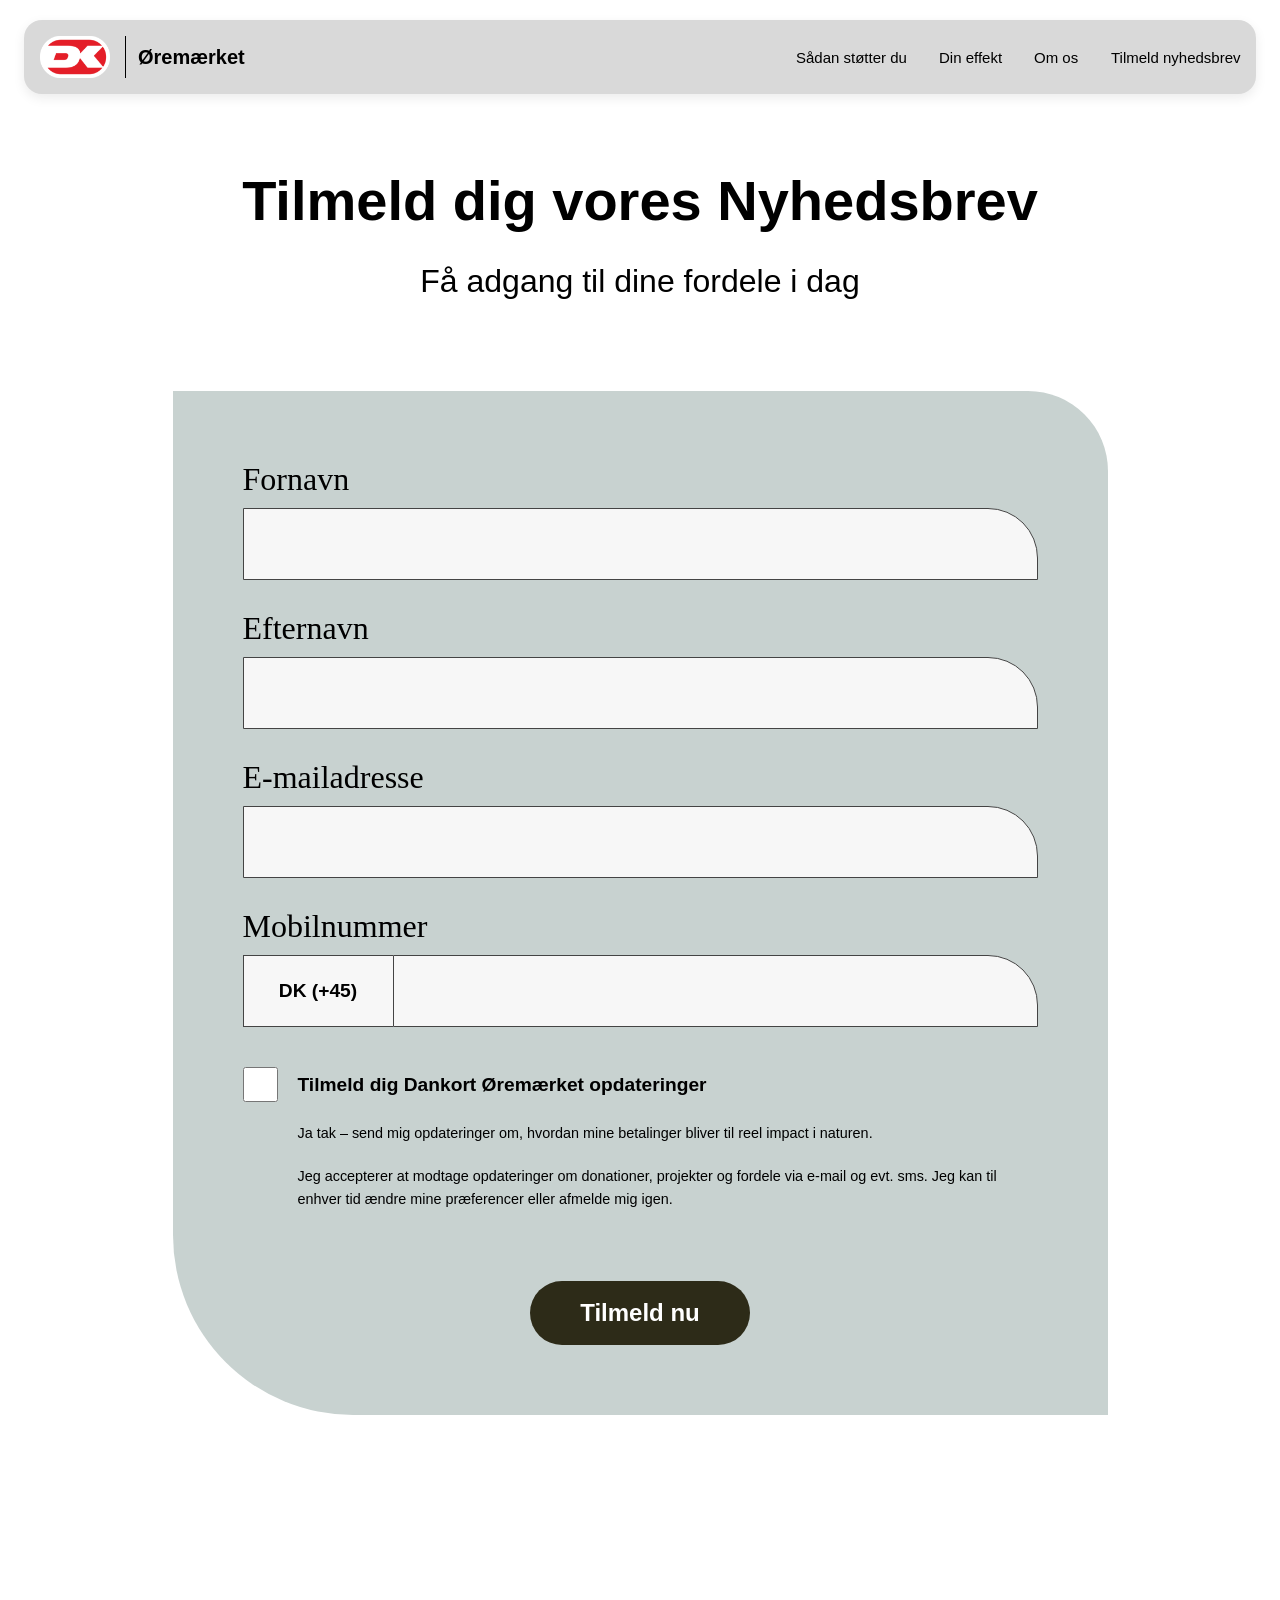
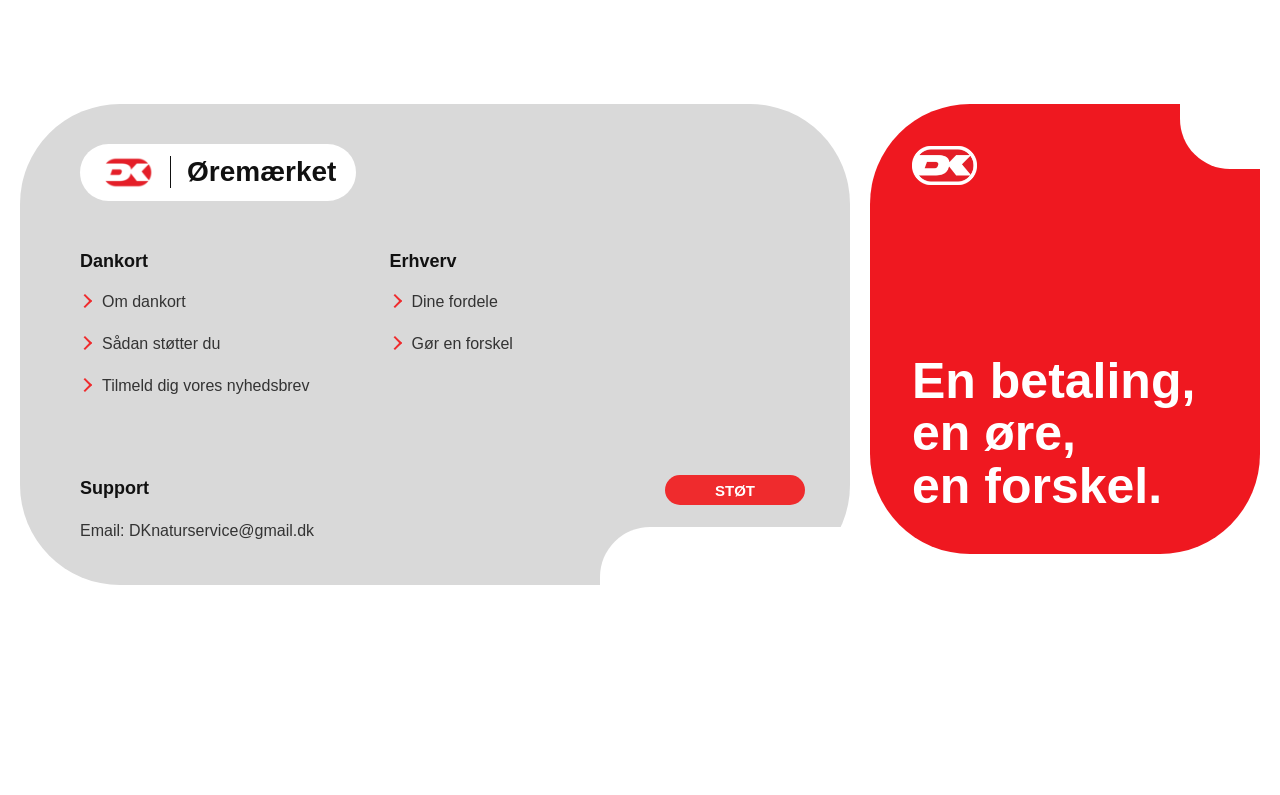
<file: forms.html>
<html lang="da">
  <head>
    <meta charset="UTF-8" />
    <meta name="viewport" content="width=device-width, initial-scale=1.0" />

    <link rel="stylesheet" href="css/general.css" />
    <link rel="stylesheet" href="css/layout.css" />
    <link rel="stylesheet" href="css/forms.css" />
    <link rel="stylesheet" href="css/omos.css" />

    <script src="js/forms.js" defer></script>
    <link rel="icon" type="image/png" sizes="16x16" href="img/favicon-16x16.png" />
    <title>Nyhedsbrev</title>
  </head>

  <body>
    <header class="top-header">
      <div class="header-inner1">
        <a href="index.html" class="logo">
          <img src="img/DK_Logo_CMYK2.svg" alt="Øremærket Logo" />
          <span>Øremærket</span>
        </a>

        <nav class="nav" id="navMenu">
          <a class="stoet" href="stoet.html">Sådan støtter du</a>
          <a class="effekt" href="effekt.html">Din effekt</a>
          <a class="omos" href="omos.html">Om os</a>
          <a class="nyhedsbrev" href="forms.html">Tilmeld nyhedsbrev</a>
        </nav>

        <button class="burger" id="burgerBtn">
          <span></span>
          <span></span>
          <span></span>
        </button>
      </div>
    </header>

    <main>
      <section class="newsletter_hero_mathilde">
        <h1 class="newsletter_title_mathilde">Tilmeld dig vores Nyhedsbrev</h1>

        <p class="newsletter_text_mathilde">Få adgang til dine fordele i dag</p>
      </section>

      <section class="tilmelding_mathilde">
        <form class="form_mathilde">
          <label class="label_mathilde">
            Fornavn
            <input class="input_mathilde" type="text" />
          </label>

          <label class="label_mathilde">
            Efternavn
            <input class="input_mathilde" type="text" />
          </label>

          <label class="label_mathilde">
            E-mailadresse
            <input class="input_mathilde" type="email" />
          </label>

          <label class="label_mathilde">
            Mobilnummer

            <div class="phone_field_mathilde">
              <span class="country_code_mathilde">DK (+45)</span>

              <input class="input_mathilde phone_input_mathilde" type="tel" />
            </div>
          </label>

          <label class="checkbox_mathilde">
            <input class="checkbox_input_mathilde" type="checkbox" />

            <strong class="checkbox_title_mathilde"> Tilmeld dig Dankort Øremærket opdateringer </strong>
          </label>

          <p class="small_text_mathilde">Ja tak – send mig opdateringer om, hvordan mine betalinger bliver til reel impact i naturen.</p>

          <p class="small_text_mathilde">Jeg accepterer at modtage opdateringer om donationer, projekter og fordele via e-mail og evt. sms. Jeg kan til enhver tid ændre mine præferencer eller afmelde mig igen.</p>

          <button class="submit_btn_mathilde" type="submit">Tilmeld nu</button>
        </form>
      </section>
    </main>

    <footer class="footer">
      <div class="footer-container">
        <div class="footer-left">
          <div class="footer-logo-box">
            <img src="img/DK_Logo_CMYK2.svg" alt="logo" class="logo-icon" />

            <span class="logo-text">Øremærket</span>
          </div>

          <div class="footer-columns">
            <div class="footer-column">
              <h4>Dankort</h4>

              <a href="omos.html">
                <span class="arrow"></span>
                Om dankort
              </a>

              <a href="stoet.html">
                <span class="arrow"></span>
                Sådan støtter du
              </a>

              <a href="forms.html">
                <span class="arrow"></span>
                Tilmeld dig vores nyhedsbrev
              </a>
            </div>

            <div class="footer-column">
              <h4>Erhverv</h4>

              <a href="omos.html">
                <span class="arrow"></span>
                Dine fordele
              </a>

              <a href="stoet.html">
                <span class="arrow"></span>
                Gør en forskel
              </a>
            </div>

            <div class="footer-column">
              <h4>Support</h4>
              <p>Email: DKnaturservice@gmail.dk</p>
            </div>
          </div>

          <button class="support-btn">STØT</button>
        </div>

        <div class="footer-right">
          <img src="img/DK_Logo_CMYK2.svg" alt="logo" class="right-logo" />

          <h2>
            En betaling, en øre, <br />
            en forskel.
          </h2>
        </div>
      </div>
    </footer>
  </body>
</html>
</file>
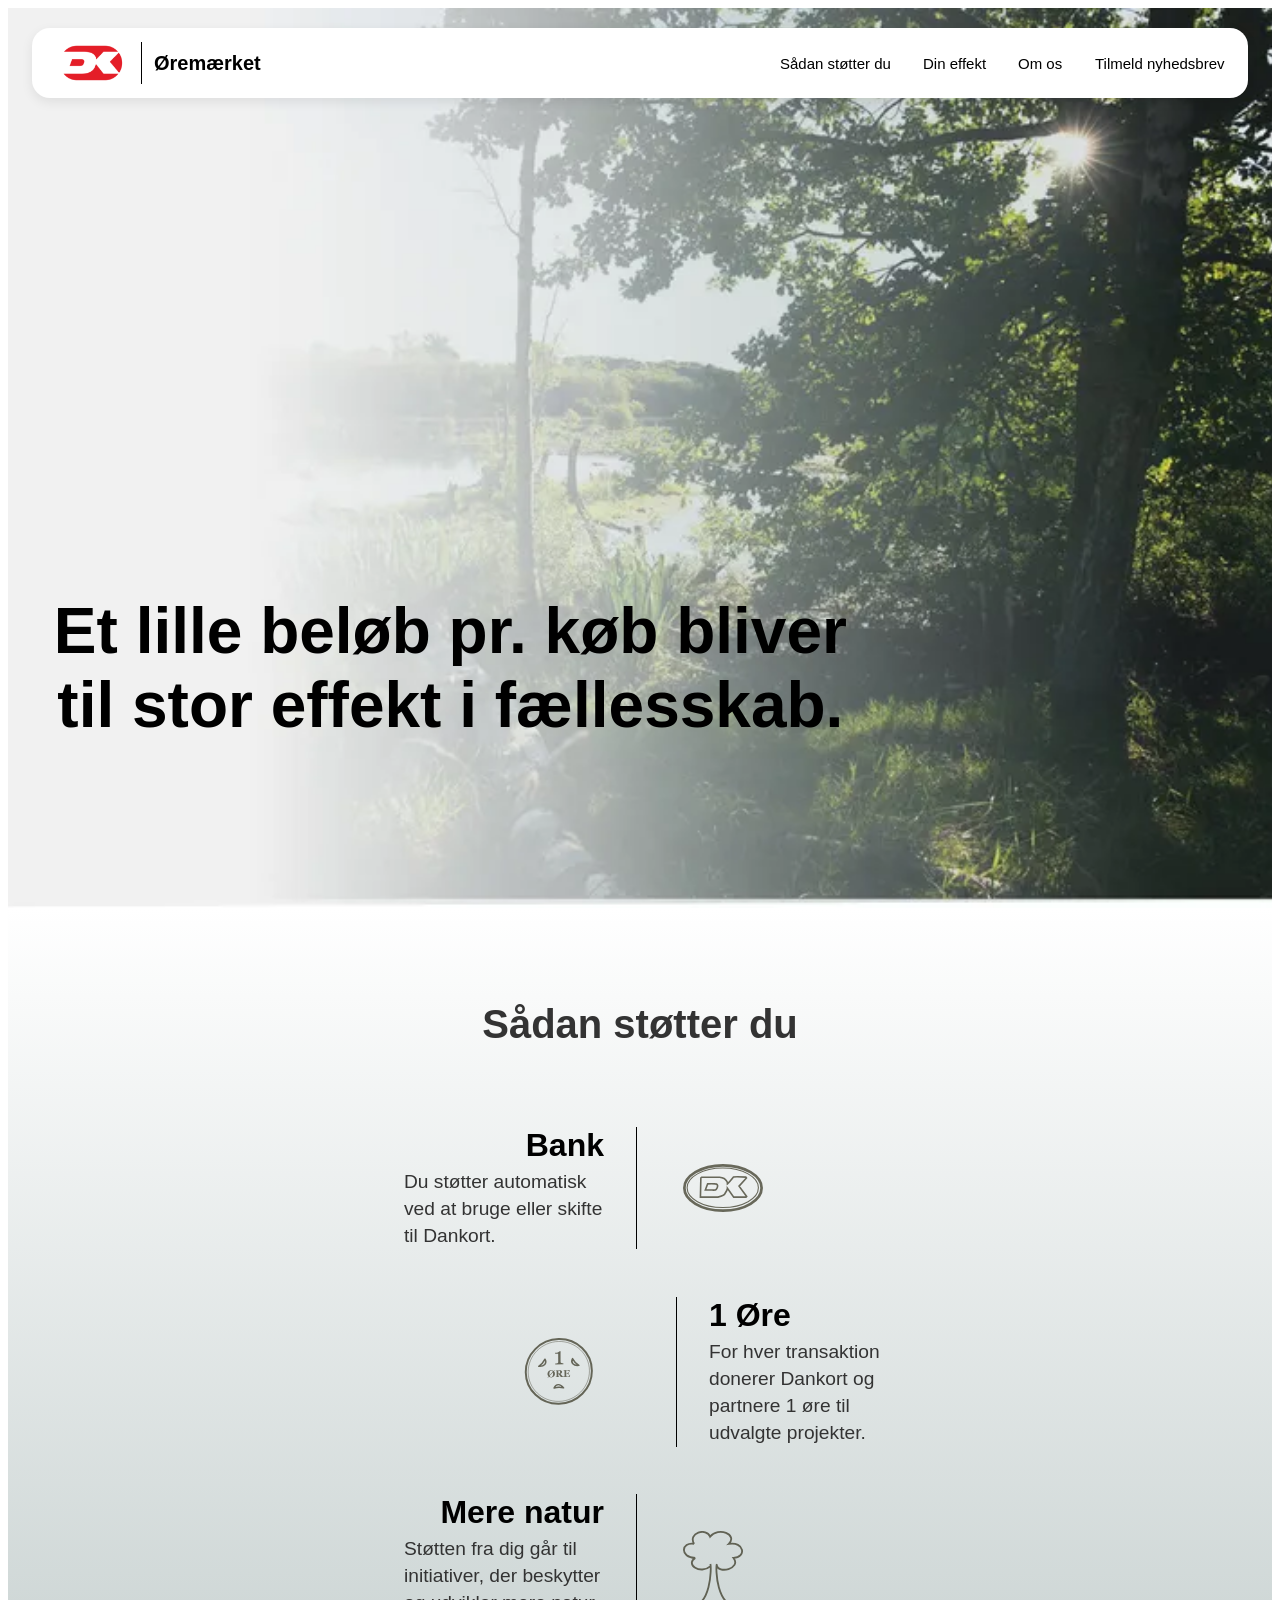
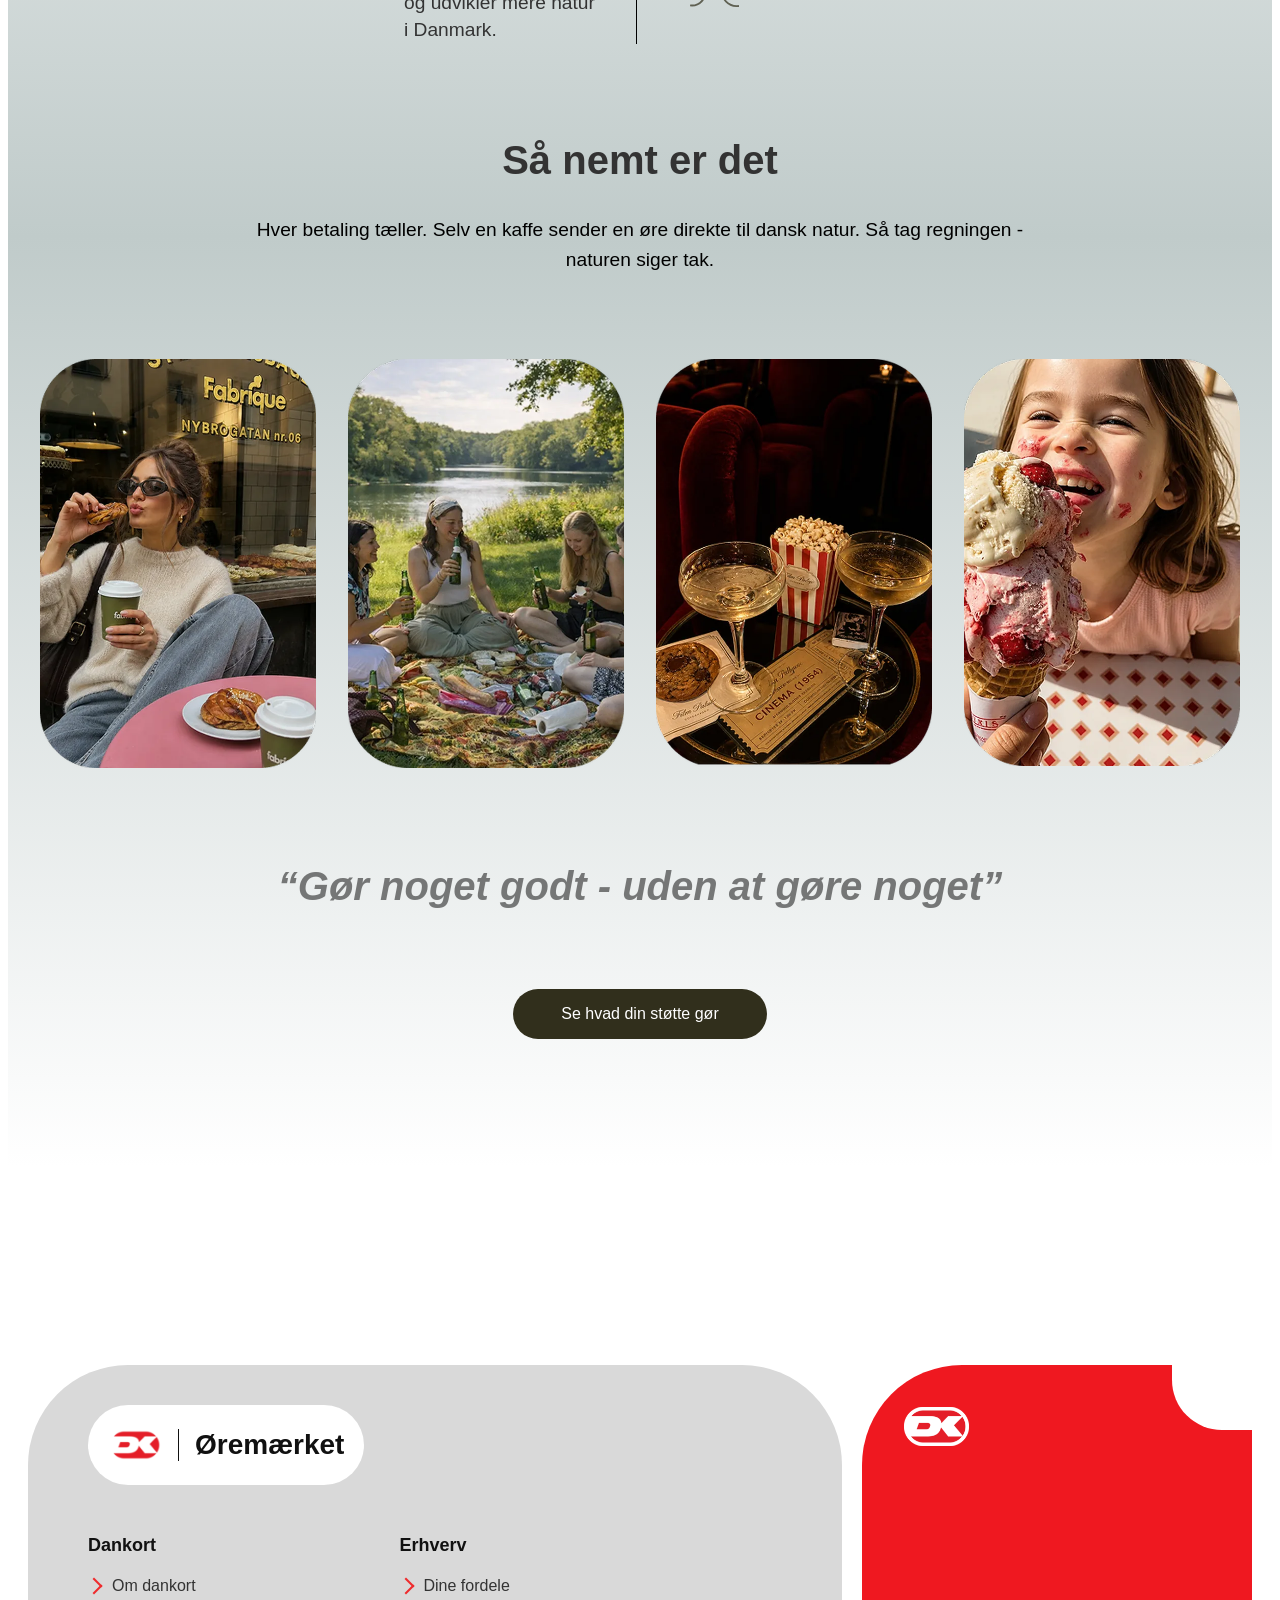
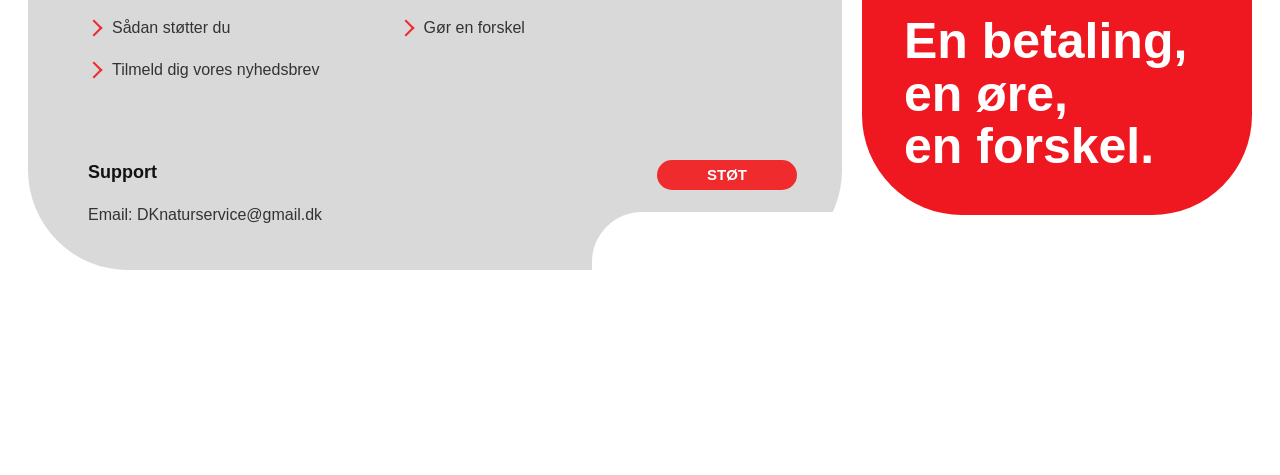
<file: stoet.html>
<!doctype html>
<html lang="da">
  <head>
    <meta charset="UTF-8" />
    <meta name="viewport" content="width=device-width, initial-scale=1.0" />
    <link rel="stylesheet" href="css/layout.css" />
    <link rel="stylesheet" href="css/general.css" />
    <link rel="stylesheet" href="css/stoet.css" />
    <script src="js/stoet.js" defer></script>
    <link rel="icon" type="image/png" sizes="16x16" href="img/favicon-16x16.png" />

    <title>Sådan støtter du</title>
  </head>
  <body>
    <section class="hero">
      <header class="top-header">
        <div class="header-inner">
          <a href="/" class="logo">
            <img src="img/DK_Logo_CMYK2.svg" alt="Øremærket Logo" />
            <span>Øremærket</span>
          </a>

          <button class="burger" id="burgerBtn">
            <span></span>
            <span></span>
            <span></span>
          </button>

          <nav class="nav" id="navMenu">
            <a class="stoet" href="stoet.html">Sådan støtter du</a>
            <a class="effekt" href="effekt.html">Din effekt</a>
            <a class="omos" href="omos.html">Om os</a>
            <a class="nyhedsbrev" href="forms.html">Tilmeld nyhedsbrev</a>
          </nav>
        </div>
      </header>

      <img src="img/Group13.webp" alt="" class="hero-image" />
      <div class="hero-content">
        <h1 class="h1-cecilie">Et lille beløb pr. køb bliver til stor effekt i fællesskab.</h1>
      </div>
    </section>

    <section class="ikoner">
      <h2>Sådan støtter du</h2>

      <div class="gruppe">
        <div class="ikon venstre">
          <div class="ikon-tekst">
            <h3>Bank</h3>
            <p>Du støtter automatisk ved at bruge eller skifte til Dankort.</p>
          </div>

          <img src="img/Group7.svg" alt="Dankort ikon" class="ikon-image" />
        </div>
        <div class="ikon højre">
          <img src="img/Group8.svg" alt="1 øre ikon" class="ikon-image1" />
          <div class="streg"></div>
          <div class="ikon-tekst2">
            <h3>1 Øre</h3>
            <p>For hver transaktion donerer Dankort og partnere 1 øre til udvalgte projekter.</p>
          </div>
        </div>

        <div class="ikon venstre">
          <div class="ikon-tekst">
            <h3>Mere natur</h3>
            <p>Støtten fra dig går til initiativer, der beskytter og udvikler mere natur i Danmark.</p>
          </div>

          <img src="img/Vector50.svg" alt="Natur ikon" class="ikon-image2" />
        </div>
      </div>

      <section class="billedetekst">
        <h2>Så nemt er det</h2>
        <p>Hver betaling tæller. Selv en kaffe sender en øre direkte til dansk natur. Så tag regningen - naturen siger tak.</p>
      </section>

      <section class="billedegrid">
        <div class="billede-box">
          <img src="img/chatbillede1.webp" alt="Billede 1" class="billede1" />
          <div class="overlay">
            <p>Køb en kaffe, støt naturen sammen.</p>
          </div>
        </div>
        <div class="billede-box">
          <img src="img/chatbillede2.webp" alt="Billede 2" class="billede2" />
          <div class="overlay">
            <p>En øl til dig, en øre til naturen.</p>
          </div>
        </div>

        <div class="billede-box">
          <img src="img/chatbillede6.webp" alt="Billede 4" class="billede4" />
          <div class="overlay">
            <p>Tag din date i biografen og støt naturen samtidig.</p>
          </div>
        </div>
        <div class="billede-box">
          <img src="img/chatbillede5.webp" alt="Billede 3" class="billede3" />
          <div class="overlay">
            <p>Forkæl din niece med en is - naturen får også en lille bid.</p>
          </div>
        </div>
      </section>

      <section class="billedetekst">
        <h1 class="citatcecilie">“Gør noget godt - uden at gøre noget”</h1>

        <a href="effekt.html" class="knap"> Se hvad din støtte gør </a>
      </section>
    </section>

    <footer class="footer">
      <div class="footer-container">
        <div class="footer-left">
          <div class="footer-logo-box">
            <img src="img/DK_Logo_CMYK2.svg" alt="logo" class="logo-icon" />

            <span class="logo-text">Øremærket</span>
          </div>

          <div class="footer-columns">
            <div class="footer-column">
              <h4>Dankort</h4>

              <a href="omos.html">
                <span class="arrow"></span>
                Om dankort
              </a>

              <a href="stoet.html">
                <span class="arrow"></span>
                Sådan støtter du
              </a>

              <a href="forms.html">
                <span class="arrow"></span>
                Tilmeld dig vores nyhedsbrev
              </a>
            </div>

            <div class="footer-column">
              <h4>Erhverv</h4>

              <a href="omos.html">
                <span class="arrow"></span>
                Dine fordele
              </a>

              <a href="stoet.html">
                <span class="arrow"></span>
                Gør en forskel
              </a>
            </div>

            <div class="footer-column">
              <h4>Support</h4>
              <p>Email: DKnaturservice@gmail.dk</p>
            </div>
          </div>

          <button class="support-btn">STØT</button>
        </div>

        <div class="footer-right">
          <img src="img/DK_Logo_CMYK2.svg" alt="logo" class="right-logo" />

          <h2>
            En betaling, en øre, <br />
            en forskel.
          </h2>
        </div>
      </div>
    </footer>
  </body>
</html>
</file>
<file: css/general.css>
footer {
  width: 100%;
  display: flex;
  justify-content: center;
  padding: 20px;
  box-sizing: border-box;
}

.footer-container {
  width: 100%;
  max-width: 1400px;
  display: flex;
  flex-direction: column;
  gap: 20px;
}

.footer-left {
  flex: 1;
  background: #d9d9d9;
  border-radius: 40px;
  padding: 30px 24px;
  position: relative;
  box-sizing: border-box;
}
.footer-columns {
  display: flex;
  flex-wrap: wrap;
}

.footer-left::after {
  content: "";
  position: absolute;
  right: 0;
  bottom: -40px;
  width: 250px;
  height: 90px;
  background: #ffffff;
  border-top-left-radius: 40px;
}

.footer-logo-box {
  width: fit-content;
  min-height: 56px;
  background: #fff;
  border-radius: 999px;
  display: flex;
  align-items: center;
  gap: 16px;
  padding: 12px 20px;
  margin-bottom: 40px;
}

.logo-icon {
  width: 54px;
  flex-shrink: 0;
}

.logo-text {
  font-size: 28px;
  font-weight: 600;
  color: #111;
  border-left: #111 1px solid;
  padding-left: 16px;
}

.footer-columns {
  display: flex;
  flex-direction: column;
  gap: 35px;
}

.footer-column {
  display: flex;
  flex-direction: column;
  gap: 18px;
}

.footer-column h4 {
  font-size: 18px;
  font-weight: 700;
  color: #111;
  margin: 0;
}

.footer-column a {
  text-decoration: none;
  color: #333;
  font-size: 16px;
  display: flex;
  align-items: flex-start;
  gap: 12px;
  line-height: 1.5;
  transition: 0.2s ease;
}

.footer-column a:hover {
  color: #fe4d50;
}

.footer-column p {
  font-size: 16px;
  color: #333;
  margin: 0;
}

.arrow {
  width: 10px;
  height: 10px;
  border-top: 2px solid #ef2b2d;
  border-right: 2px solid #ef2b2d;
  transform: rotate(45deg);
  margin-top: 6px;
  flex-shrink: 0;
}

.support-btn {
  margin-top: 40px;
  width: 100%;
  max-width: 180px;
  height: 44px;
  border: none;
  border-radius: 999px;
  background: #ef2b2d;
  color: #fff;
  font-size: 15px;
  font-weight: 700;
  cursor: pointer;
  transition: 0.2s ease;
}

.support-btn:hover {
  background-color: #ff6a6d;
}

.footer-right {
  width: 100%;
  background: #ef1820;
  border-radius: 40px;
  padding: 30px 24px;
  position: relative;
  overflow: hidden;
  display: flex;
  flex-direction: column;
  justify-content: space-between;
  box-sizing: border-box;
  min-height: 260px;
}

.footer-right::before {
  content: "";
  position: absolute;
  top: 0;
  right: 0;
  width: 120px;
  height: 60px;
  background: #fff;
  border-bottom-left-radius: 40px;
}

.right-logo {
  width: 65px;
  position: relative;
  z-index: 2;
}

.footer-right h2 {
  color: #fff;
  font-size: clamp(28px, 6vw, 50px);
  line-height: 1.05;
  font-weight: 700;
  margin: 0;
  position: relative;
  z-index: 2;
  max-width: 300px;
}
.support-btn {
  margin-top: 40px;
  width: 140px;
  height: 42px;
}

@media (min-width: 800px) {
  footer {
    min-height: 100vh;
    align-items: center;
  }

  .footer-container {
    flex-direction: row;
    align-items: stretch;
  }

  .footer-left {
    border-radius: 100px;
    padding: 40px 60px;
  }

  .footer-left::after {
    width: clamp(160px, 20vw, 250px);
    height: clamp(90px, 10vw, 130px);
    bottom: -70px;
    border-top-left-radius: 50px;
  }

  .footer-columns {
    flex-direction: row;
    gap: 80px;
    margin-top: 50px;
  }

  .footer-right {
    max-width: 390px;

    border-radius: 100px 0 100px 100px;
    padding: 42px;
  }
  .footer-right {
    align-self: flex-start;
    height: 450px;
    flex-shrink: 0;
  }

  .footer-right::before {
    width: 100px;
    height: 70px;
    right: -20px;
    top: -5px;
    border-bottom-left-radius: 50px;
  }

  .support-btn {
    position: absolute;
    right: 45px;
    bottom: 80px;
    width: 140px;
    height: 30px;
    border: none;
    border-radius: 999px;
    background: #ef2b2d;
    color: #fff;
    font-size: 15px;
    font-weight: 700;
    cursor: pointer;
    z-index: 2;
  }
}
</file>
<file: css/layout.css>
body {
  font-family: "Raleway", sans-serif;
}

.top-header {
  position: absolute;
  top: 16px;
  left: 16px;
  right: 16px;
  z-index: 1000;
}

.header-inner {
  position: relative;
  background: white;
  border-radius: 18px;
  padding: 16px;
  display: flex;
  flex-wrap: wrap;
  align-items: center;
  justify-content: space-between;
  box-shadow: 0 4px 12px rgba(0, 0, 0, 0.08);
}

.header-inner1 {
  position: relative;
  background: #d9d9d9;
  border-radius: 18px;
  padding: 16px;
  display: flex;
  flex-wrap: wrap;
  align-items: center;
  justify-content: space-between;
  box-shadow: 0 4px 12px rgba(0, 0, 0, 0.08);
}

.logo {
  display: flex;
  align-items: center;
  gap: 12px;
  text-decoration: none;
  color: #000;
  font-family: sans-serif;
  font-size: 20px;
  font-weight: 600;
}

.logo img {
  height: 42px;
  width: auto;
}

/* BURGER */

.burger {
  width: 42px;
  height: 42px;
  border: none;
  background: transparent;
  cursor: pointer;
  display: flex;
  flex-direction: column;
  justify-content: center;
  gap: 5px;
}

.burger span {
  width: 24px;
  height: 2px;
  background: #000;
  border-radius: 10px;
  transition: all 0.3s ease;
}

/* Burger animation */

.burger.active span:nth-child(1) {
  transform: rotate(45deg) translate(5px, 5px);
}

.burger.active span:nth-child(2) {
  opacity: 0;
}

.burger.active span:nth-child(3) {
  transform: rotate(-45deg) translate(5px, -5px);
}

/* NAVIGATION */

.nav {
  width: 100%;
  display: none;
  flex-direction: column;
  gap: 14px;
  margin-top: 20px;
}

.nav.active {
  display: flex;
}

.nav a {
  text-decoration: none;
  color: #000;
  font-family: sans-serif;
  font-size: 15px;
  font-weight: 500;
  display: inline-block;
  transition:
    transform 0.2s ease,
    font-weight 0.2s ease;
  will-change: transform;
}

/* Hover mobile */

.stoet:hover,
.effekt:hover,
.omos:hover,
.nyhedsbrev:hover {
  transform: scale(1.03);
  font-weight: 600;
}

/* Diverse */

.streg {
  font-size: 30px;
}

header img {
  border-right: #000 solid 1px;
  padding-right: 15px;
}

img {
  width: 100%;
}

/* HERO */

.hero {
  position: relative;
  width: 100%;
  height: 100vh;
  overflow: hidden;
}

.hero-image {
  width: 100%;
  height: 100%;
  object-fit: cover;
  display: block;
}

.hero-content {
  position: absolute;
  left: 35%;
  top: 70%;
  transform: translate(-50%, -50%);
  z-index: 5;
  color: black;
  text-align: left;
}

/* TYPOGRAFI */

h1 {
  font-family: "Raleway", sans-serif;
  font-size: 40px;
  font-weight: 700;
  margin-top: 4em;
  text-align: center;
}

h2 {
  font-family: "Raleway", sans-serif;
  font-weight: 600;
  font-size: 26px;
  margin-top: 30px;
}

p {
  font-family: "Raleway", sans-serif;
  font-size: 18px;
  line-height: 1.8;
}

/* DESKTOP */

@media (min-width: 800px) {
  .top-header {
    top: 20px;
    left: 24px;
    right: 24px;
  }

  .header-inner {
    padding: 14px 24px;
    flex-wrap: nowrap;
  }

  .burger {
    display: none;
  }

  .nav {
    width: auto;
    display: flex;
    flex-direction: row;
    align-items: center;
    gap: 32px;
    margin-top: 0;
  }

  /* Hover desktop */

  .stoet:hover,
  .effekt:hover,
  .omos:hover,
  .nyhedsbrev:hover {
    transform: scale(1.08);
    font-weight: 600;
  }

  header img {
    border-right: #000 solid 1px;
    padding-right: 15px;
    width: 100%;
  }

  .hero-content h1 {
    font-size: 64px;
    margin-bottom: 16px;
  }
}
</file>
<file: css/forms.css>
* {
  margin: 0;
  padding: 0;
  box-sizing: border-box;
}

main {
  max-width: 1100px;
  margin: 0 auto;
}
.newsletter_hero_mathilde {
  text-align: center;
  margin-top: 140px;
  margin-bottom: 80px;
}

.newsletter_title_mathilde {
  font-family: "Raleway", sans-serif;
  font-size: 3.5rem;
  font-weight: 800;
  margin-bottom: 20px;
}

.newsletter_text_mathilde {
  font-family: "Raleway", sans-serif;
  font-size: 2rem;
}

.tilmelding_mathilde {
  background: #c8d2d0;

  width: 85%;
  max-width: 1100px;

  margin: 0 auto 80px;

  padding: 70px;

  border-radius: 0 80px 0 180px;
}

.form_mathilde {
  display: flex;
  flex-direction: column;
  gap: 30px;
}

.label_mathilde {
  display: flex;
  flex-direction: column;
  gap: 10px;

  font-size: 2rem;
  font-family: Georgia, serif;
}

.input_mathilde {
  width: 100%;
  height: 72px;

  border: 1px solid #444;
  border-radius: 0 50px 0 0;

  padding: 0 20px;

  font-size: 1.3rem;

  background: #f7f7f7;
}

.phone_field_mathilde {
  display: flex;
  width: 100%;
}

.country_code_mathilde {
  flex: 0 0 150px;

  height: 72px;

  border: 1px solid #444;
  border-right: none;

  background: #f7f7f7;

  display: flex;
  align-items: center;
  justify-content: center;

  font-family: "Raleway", sans-serif;
  font-size: 1.2rem;
  font-weight: 700;
}

.phone_input_mathilde {
  flex: 1;
  min-width: 0;

  border-radius: 0 50px 0 0;
}

.checkbox_mathilde {
  display: flex;
  align-items: center;
  gap: 20px;

  margin-top: 10px;
}

.checkbox_input_mathilde {
  width: 35px;
  height: 35px;
}

.checkbox_title_mathilde {
  font-family: "Raleway", sans-serif;
  font-size: 1.2rem;
  line-height: 1.2;
}

.small_text_mathilde {
  font-size: 0.9rem;
  line-height: 1.6;

  max-width: 760px;

  margin-left: 55px;
  margin-top: -10px;

  font-family: "Raleway", sans-serif;
}

.submit_btn_mathilde {
  align-self: center;

  background: #2d2b18;
  color: white;

  border: none;
  border-radius: 40px;

  padding: 18px 50px;

  font-size: 1.5rem;
  font-family: "Raleway", sans-serif;
  font-weight: 700;

  cursor: pointer;

  margin-top: 40px;
}
.submit_btn_mathilde:hover {
  background: #4a4830;
}

@media (max-width: 800px) {
  .newsletter_title_mathilde {
    font-size: 2.4rem;
  }

  .newsletter_text_mathilde {
    font-size: 1.4rem;
  }

  .tilmelding_mathilde {
    width: 92%;
    padding: 28px;
    border-radius: 0 45px 0 80px;
  }

  .label_mathilde {
    font-size: 1.5rem;
  }

  .input_mathilde {
    height: 64px;
  }

  .phone_field_mathilde {
    flex-direction: row;
  }

  .country_code_mathilde {
    flex: 0 0 115px;
    height: 64px;
    font-size: 1rem;
    border-right: none;
  }

  .phone_input_mathilde {
    height: 64px;
    border-radius: 0 45px 0 0;
  }

  .checkbox_mathilde {
    gap: 14px;
    align-items: flex-start;
  }

  .checkbox_input_mathilde {
    width: 28px;
    height: 28px;
    flex: 0 0 28px;
  }

  .checkbox_title_mathilde {
    font-size: 1rem;
  }

  .small_text_mathilde {
    margin-left: 42px;
    font-size: 0.8rem;
  }

  .submit_btn_mathilde {
    font-size: 1.1rem;
    padding: 14px 35px;
  }
}
</file>
<file: css/omos.css>
/* MOBIL (under 800px) */

.om-os-section {
  display: flex; /* ← gør at vertical-text står ved siden af */
  flex-direction: row;
  gap: 2rem;
  background: #c0cbca;
  padding: 40px 20px;

  border-top-left-radius: 30px;
  border-top-right-radius: 30px;
}

/* Lodret tekst – samme som desktop, bare mindre */
.vertical-text {
  writing-mode: vertical-rl; /* ← korrekt lodret */
  transform: rotate(180deg); /* ← samme som desktop */
  font-size: 30px;
  font-weight: 700;
  letter-spacing: 0.1em;

  display: flex;
  align-items: center;
  justify-content: center;
}

/* Tekstindhold */
.om-os-content {
  max-width: 100%;
}

/* Nyhedsbrev */

.newsletter-section {
  align-items: flex-start;

  gap: 4rem;
  margin-top: 3em;
}

.newsletter-image img {
  width: 100%;
  max-height: 720px;
  object-fit: cover;
}

/* Tekstkolonne */
.newsletter-content {
  flex: 1.1;
  display: flex;
  flex-direction: column;
  gap: 1.4rem;
  padding-right: 4vw;
  margin-left: 1.3em;
}

/* Brødtekst */
.newsletter-content p {
  font-family: "Raleway", sans-serif;
  font-size: 20px;
  line-height: 1.75;
  margin: 0;
  margin-top: -1em;
}
.newsletter-content h3 {
  font-family: "Raleway", sans-serif;
  font-size: 24px;
  font-weight: 550;
  margin: 25px 0 10px 0;

  letter-spacing: -0.3px;
}

/* CTA-knap */
.faellesskab-cta {
  display: block;
  background: #312f1c;
  color: white;
  padding: 12px 36px;
  border: none;
  border-radius: 50px;
  font-size: 15px;
  font-weight: 600;
  transition: 0.25s ease;
  margin-top: 14px;
  font-family: "Raleway", sans-serif;
  margin-left: auto;
  margin-right: 0;
  margin-bottom: 3em;
}

.faellesskab-cta:hover {
  background: #4a4830;
}

/* Nyhedsbrev fordele */

.nyhedsbrev-fordele {
  margin: 80px auto;
  padding: 0 20px;
  text-align: center;
  margin-top: -1em;
}

/* h3 med streger */
.nyhedsbrev-fordele h3 {
  font-family: "Raleway", sans-serif;
  font-size: 22px;
  font-weight: 550;
  margin-bottom: 40px;

  display: flex;
  align-items: center;
  justify-content: center;
}

/* Selve stregen */
.nyhedsbrev-fordele .streg {
  display: block;
  height: 2px;
  width: 2em;
  background-color: #1a1a1a;
  opacity: 0.2;
  margin-left: 0.4em;
  margin-right: 0.4em;
}

/* Grid med 3 elementer */

.nyhedsbrev-fordele {
  border-radius: 30px;
  text-align: center;
}

/* LISTE: bokse under hinanden */
.fordele-liste {
  display: flex;
  flex-direction: column;
  gap: 3rem;
  margin-top: 40px; /* giver luft under din h3 + streger */
}

/* Gør hvert punkt til en lille boks */
.fordel-element {
  background: #c0cbca;
  padding: 25px 20px;
  border-radius: 20px;

  display: flex;
  flex-direction: row; /* ← ikon til venstre, tekst til højre */
  align-items: flex-start; /* ← så teksten starter øverst */
  gap: 1.5rem;
  text-align: left; /* ← teksten skal ikke centreres */
}
.fordel-tekst {
  display: flex;
  flex-direction: column;
  gap: 0.3rem;
}

/* Ikoner */
.fordel-element img {
  width: 60px;
  height: 60px;
  object-fit: contain;
}

/* H4 titler */
.fordel-element h4 {
  font-family: "Raleway", sans-serif;
  font-size: 20px;
  font-weight: 700;
  margin: 0;
}

/* Tekst */
.fordel-element p {
  font-family: "Raleway", sans-serif;
  font-size: 18px;
  line-height: 1.6;

  margin: 0;
}

@media (min-width: 800px) {
  /* Grøn boks */
  .om-os-section {
    display: flex;
    gap: 7rem;
    background: #c0cbca;
    padding: 80px 10vw;
    align-items: flex-start;
    border-top-left-radius: 40px;
    border-top-right-radius: 40px;
    border-bottom-left-radius: 0;
    border-bottom-right-radius: 0;
  }

  /* Lodret tekst */
  .vertical-text {
    writing-mode: vertical-rl;
    transform: rotate(180deg);
    font-size: 55px;
    font-weight: 700;
    display: flex;
    align-items: center;
  }
  h1 {
    margin-bottom: 1em;
    margin-top: 3em;
  }
  .om-os-content h2 {
    font-family: "Raleway", sans-serif;
    font-weight: 600;
    font-size: 26px;
    margin-top: 30px;
  }

  /* Nyhedsbrev */

  .newsletter-section {
    display: flex;
    align-items: center;
    gap: 4rem;
    margin-top: 3em;
    flex-direction: row; /* ← DENNE LINJE FIXER ALT */
  }

  /* Billede */
  .newsletter-image {
    flex: 1;
  }

  .newsletter-image img {
    width: 100%;
    max-height: 720px;
    object-fit: cover;
    object-position: center;
  }

  /* Tekstkolonne */
  .newsletter-content {
    display: flex;
    flex-direction: column;
    gap: 1.4rem;
    padding-right: 4vw;
  }

  /* Brødtekst */
  .newsletter-content p {
    font-family: "Raleway", sans-serif;
    font-size: 20px;
    line-height: 1.75;
    margin: 0;
    margin-top: -1em;
  }
  .newsletter-content h3 {
    font-family: "Raleway", sans-serif;
    font-size: 24px;
    font-weight: 550;
    margin: 25px 0 10px 0;

    letter-spacing: -0.3px;
  }

  /* CTA-knap */
  .faellesskab-cta {
    background: #312f1c;
    color: white;
    padding: 16px 42px;
    border: none;
    border-radius: 50px;
    font-size: 15px;
    font-weight: 600;
    transition: 0.25s ease;
    margin-top: 10px;
    font-family: "Raleway", sans-serif;
    margin-left: auto;
    margin-right: 2.5em;
    margin-bottom: 2em;
  }

  .faellesskab-cta:hover {
    background: #4a4830;
  }

  /* Nyhedsbrev fordele */

  .nyhedsbrev-fordele {
    margin: 80px auto;
    padding: 0 20px;
    text-align: center;
    margin-top: -1em;
  }

  /* h3 med streger */
  .nyhedsbrev-fordele h3 {
    font-family: "Raleway", sans-serif;
    font-size: 24px;
    font-weight: 550;
    margin-bottom: 40px;
    margin-top: 6em;
    letter-spacing: -0.3px;

    display: flex;
    align-items: center;
    justify-content: center;
    gap: 3rem;
  }

  /* Selve stregen */
  .nyhedsbrev-fordele .streg {
    display: block;
    height: 2px;
    width: 15em;
    background-color: #1a1a1a;
    opacity: 0.2;
  }

  /* Grid med 3 elementer */

  .nyhedsbrev-fordele {
    border-radius: 30px;
    text-align: center;
  }

  /* LISTE: bokse under hinanden */
  .fordele-liste {
    display: flex;
    flex-direction: column;
    gap: 3rem;
    margin-top: 40px; /* giver luft under din h3 + streger */
  }

  /* Gør hvert punkt til en lille boks */
  .fordel-element {
    background: #c0cbca;
    padding: 25px 20px;
    border-radius: 20px;

    display: flex;
    flex-direction: row; /* ← ikon til venstre, tekst til højre */
    align-items: flex-start; /* ← så teksten starter øverst */
    gap: 1.5rem;
    text-align: left; /* ← teksten skal ikke centreres */
  }
  .fordel-tekst {
    display: flex;
    flex-direction: column;
    gap: 0.3rem;
  }

  /* Ikoner */
  .fordel-element img {
    width: 60px;
    height: 60px;
    object-fit: contain;
  }

  /* H4 titler */
  .fordel-element h4 {
    font-family: "Raleway", sans-serif;
    font-size: 20px;
    font-weight: 700;
    margin: 0;
  }

  /* Tekst */
  .fordel-element p {
    font-family: "Raleway", sans-serif;
    font-size: 18px;
    line-height: 1.6;

    margin: 0;
  }
}
</file>
<file: css/stoet.css>
.ikoner {
  background: linear-gradient(#ffffff, #c0cbca, #ffffff);
  padding: 4rem 2rem;
  text-align: center;
  font-family: "Raleway", sans-serif;
}

.ikoner h2 {
  font-size: 40px;
  margin-bottom: 2rem;
  color: #333;
}

.gruppe {
  display: flex;
  flex-direction: column;
  align-items: center;
  text-align: center;
  gap: 0.5rem;
  margin-top: 4em;
  margin-left: 3em;
}

.ikon {
  display: flex;
  align-items: center;
  gap: 1rem;
  max-width: 280px;
  text-align: left;
  margin-top: 1em;
}

.ikon h3 {
  font-size: 1.5rem;
  margin-bottom: 0.5rem;
  color: #000;
  font-family: "Raleway", sans-serif;
}

.ikon p {
  color: #333;
  line-height: 1.4;
  font-family: "Raleway", sans-serif;
}

/* venstre opstilling */
.ikon.venstre {
  flex-direction: row;
  margin-left: -15em;
}

/* højre opstilling */
.ikon.højre {
  flex-direction: row;
  margin-left: -10em;
}

.ikon.venstre .ikon-tekst {
  text-align: right;
}

.ikon.højre .ikon-tekst2 {
  text-align: left;
}
.ikon-image2 {
  width: 60px;
  height: auto;
  transform: translatex(30px);
}
.ikon-image1 {
  width: 200px;
  height: auto;
  transform: translateX(15px);
}
.ikon-image {
  width: 80px;
  height: auto;
  transform: translatex(30px);
}

.ikon-tekst h3 {
  margin: 0 0 0.3rem 0;
  font-size: 2rem;
  font-family: "Raleway", sans-serif;
}
.ikon-tekst2 h3 {
  margin: 0 0 0.3rem 0;
  font-size: 2rem;
  font-family: "Raleway", sans-serif;
}

.ikon-tekst p {
  margin: 0;
  font-size: 1.2rem;
  line-height: 1.4;
  width: 200px;
  text-align: left;
  font-family: "Raleway", sans-serif;
}

.ikon-tekst2 p {
  margin: 0;
  font-size: 1.2rem;
  line-height: 1.4;
  width: 200px;
  font-family: "Raleway", sans-serif;
}
.ikon-tekst2 {
  border-left: #000 1px solid;
  padding-left: 2em;
  font-family: "Raleway", sans-serif;
}
.ikon-tekst {
  border-right: #000 1px solid;
  padding-right: 2em;
  font-family: "Raleway", sans-serif;
}

.streg {
  width: 2px;
  height: 160px;
  background: black;
}

.hero-content {
  position: absolute;
  left: 35%;
  top: 60%;
}

.citatcecilie {
  font-style: italic;
  opacity: 0.5;
  margin-top: -0em;
  margin-bottom: 2em;
}

.billedetekst {
  text-align: center;
  font-family: "Raleway", sans-serif;
  max-width: 800px;
  margin: 0 auto;
  padding: 4rem 2rem;
}
.billedetekst h2 {
  font-family: "Raleway", sans-serif;
  font-size: 40px;
  font-weight: 700;
  text-align: center;
}

.billedetekst p {
  font-size: 1.2rem;
  line-height: 1.6;
}
.billedegrid {
  display: grid;
  grid-template-columns: repeat(2, 2fr);
  gap: 2rem;
  max-width: 1200px;
  margin: 0 auto;
  margin-bottom: 2em;
}

.billede-box {
  position: relative;
  width: auto;
  overflow: hidden;
}

.billede-box img {
  display: grid;
  grid-template-columns: repeat(2, 2fr);
  gap: 2rem;
  max-width: 1200px;
  margin: 0 auto;
  transition: 0.4s ease;
}

.overlay {
  position: absolute;
  inset: 0;
  display: flex;
  flex-direction: column;
  justify-content: center;
  align-items: flex-start;
  text-align: left;
  opacity: 0;
  transition: 0.4s ease;
  color: white;
  padding: 2rem;
}

.billede-box:hover img {
  filter: blur(4px) brightness(60%);
  transform: scale(1.05);
}

.billede-box:hover .overlay {
  opacity: 1;
}
.knap {
  display: inline-block;
  background-color: #312f1c;
  color: white;
  padding: 1rem 3rem;
  border-radius: 999px;
  text-decoration: none;
  font-size: 1rem;
  transition: 0.3s ease;
}

.knap:hover {
  background-color: #444127;
  transform: scale(1.03);
}
@media (min-width: 800px) {
  .billedegrid {
    display: grid;
    grid-template-columns: repeat(4, 1fr);
    gap: 2rem;
    max-width: 1200px;
    margin: 0 auto;
    margin-bottom: 2em;
  }

  .billede-box img {
    display: grid;
    grid-template-columns: repeat(4, 1fr);
    max-width: 1200px;
    margin: 0 auto;
    transition: 0.4s ease;
  }

  .overlay {
    position: absolute;
    inset: 0;
    display: flex;
    flex-direction: column;
    justify-content: center;
    align-items: flex-start;
    text-align: left;
    opacity: 0;
    transition: 0.4s ease;
    color: white;
    padding: 2rem;
  }

  .billede-box:hover img {
    filter: blur(4px) brightness(60%);
    transform: scale(1.05);
  }

  .billede-box:hover .overlay {
    opacity: 1;
  }
}
</file>
